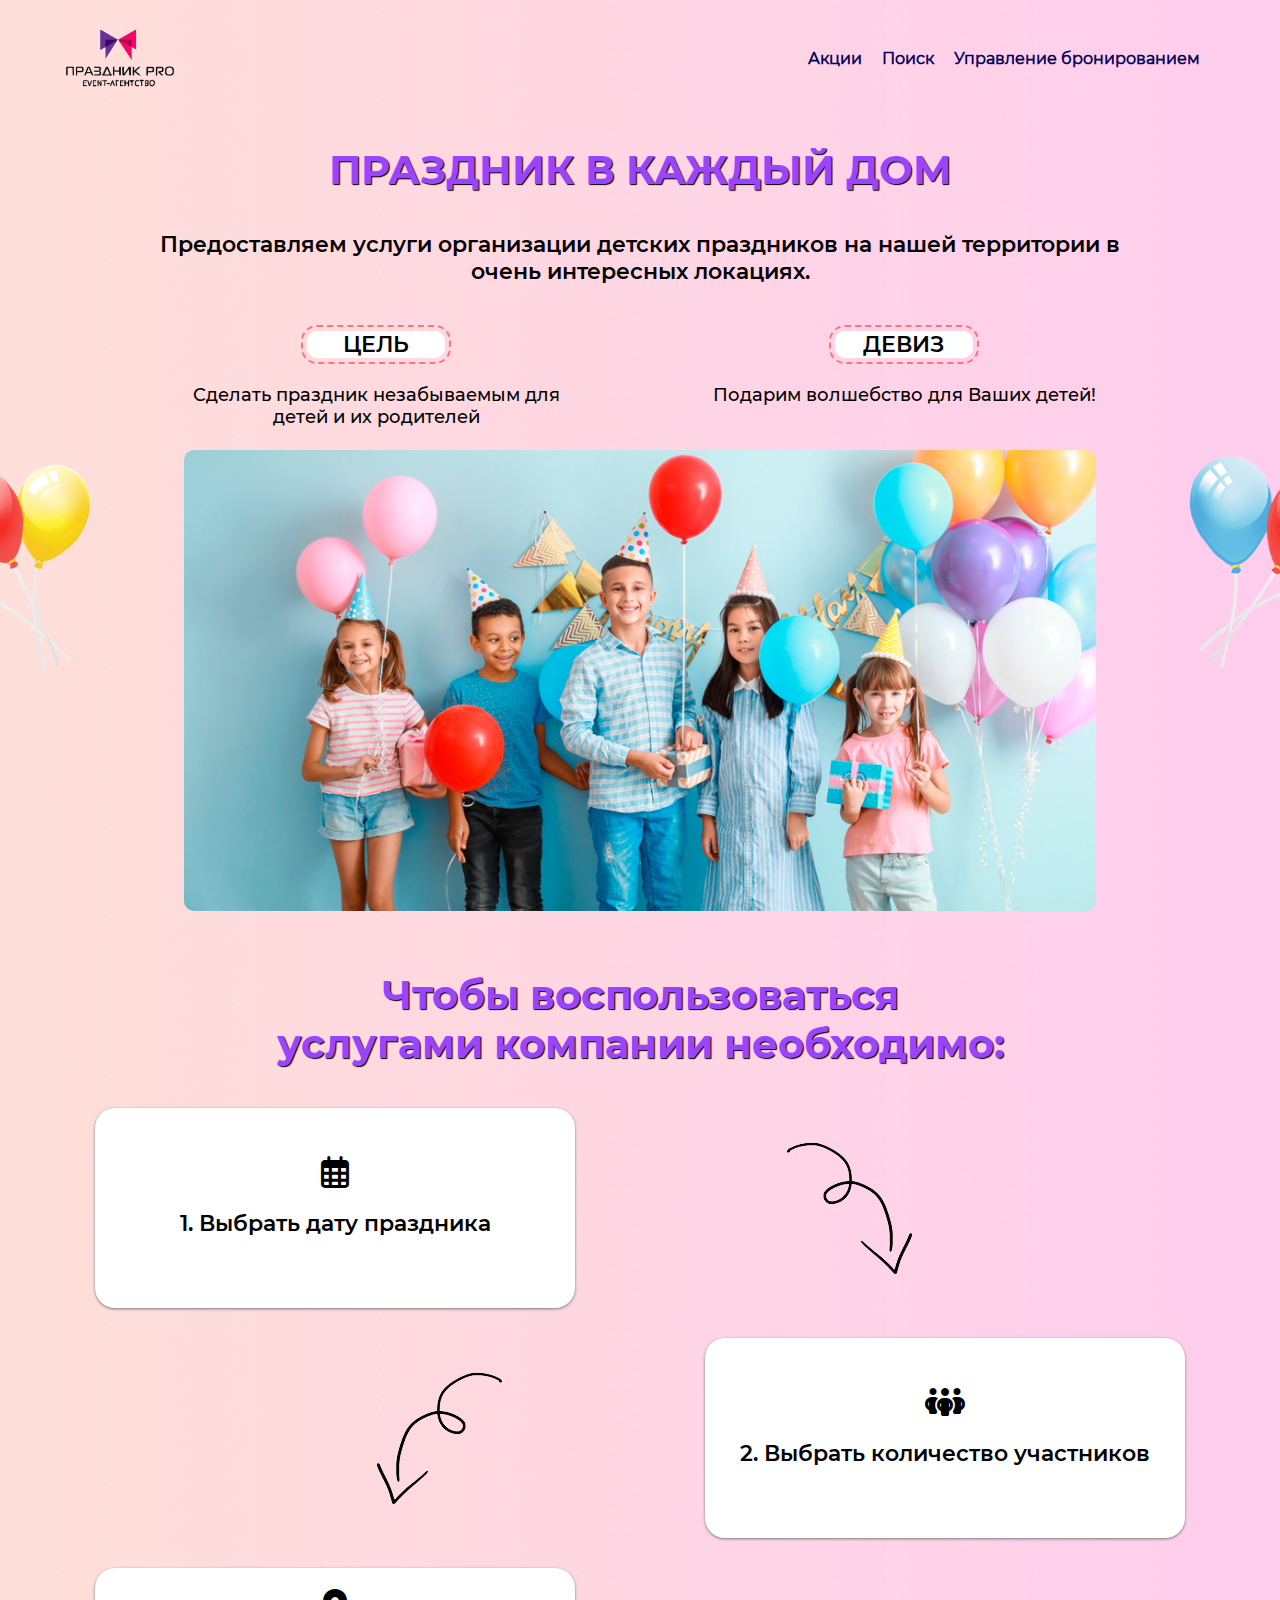
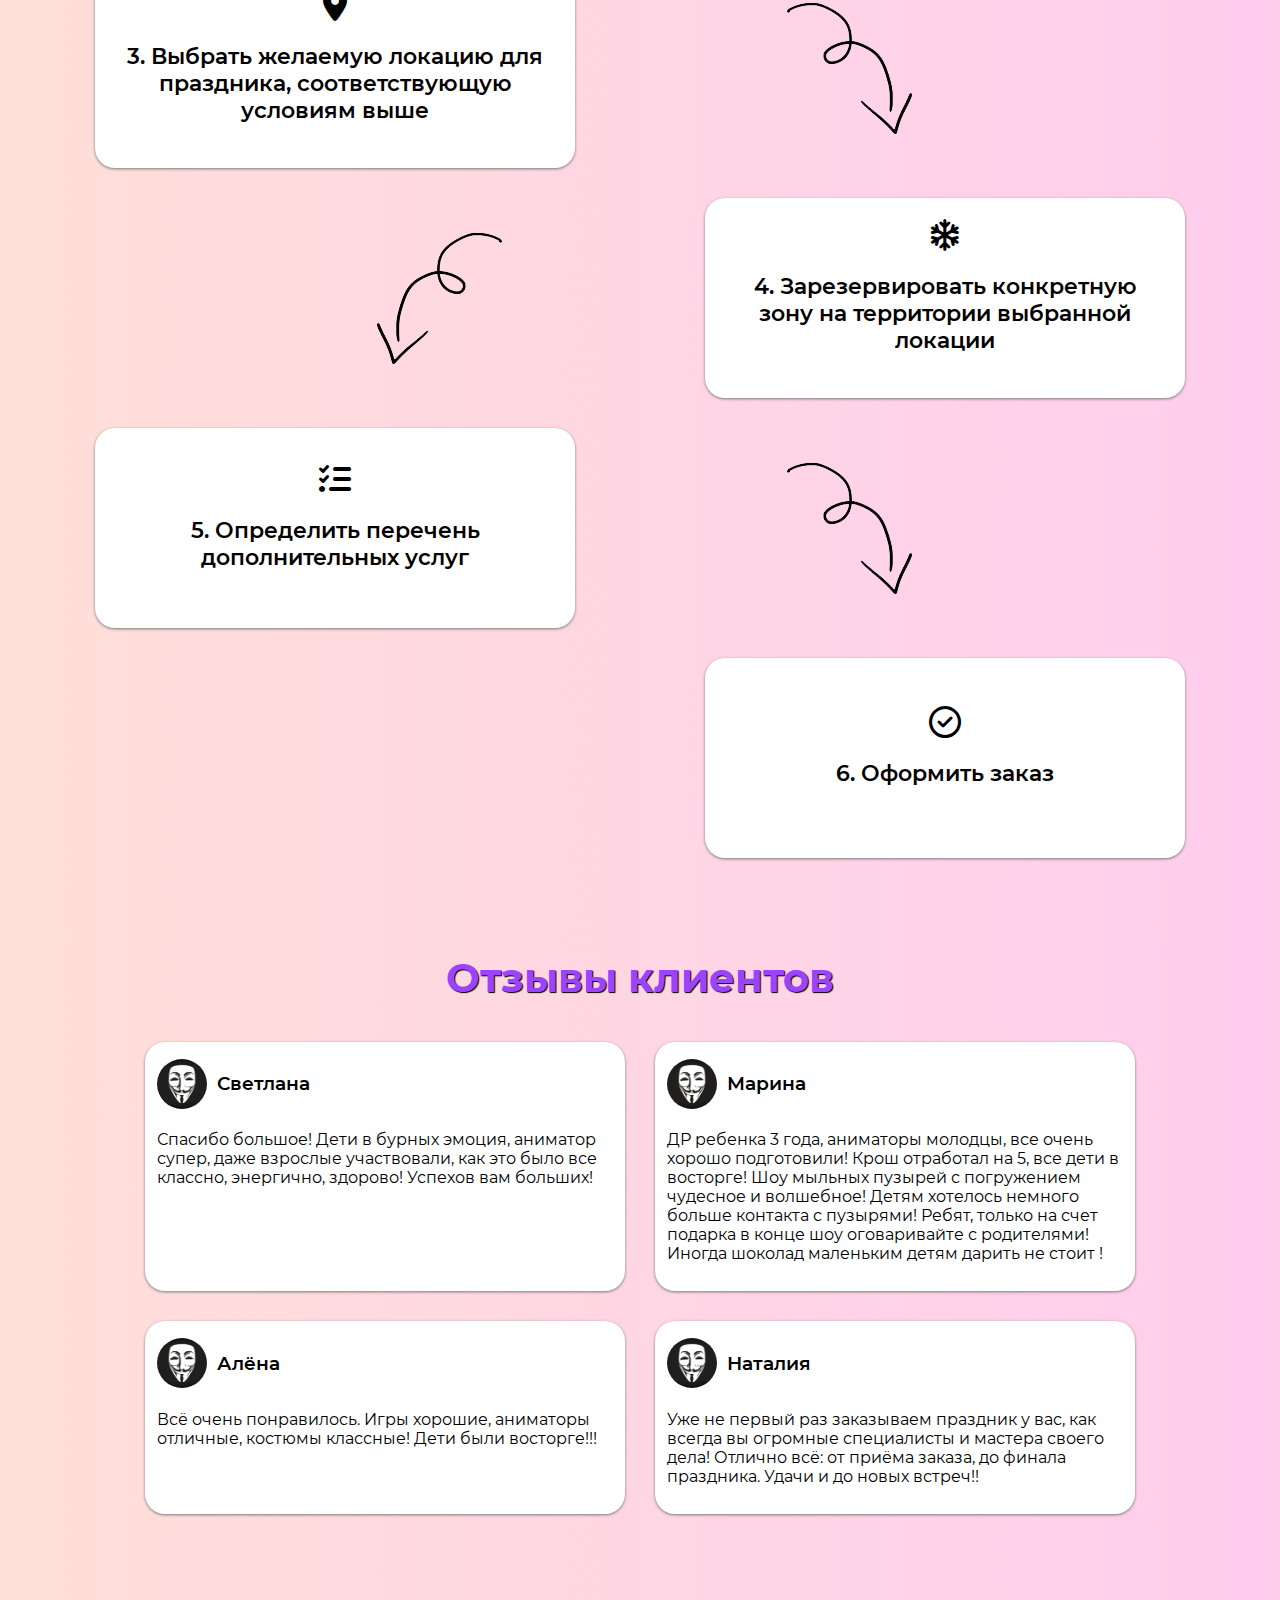
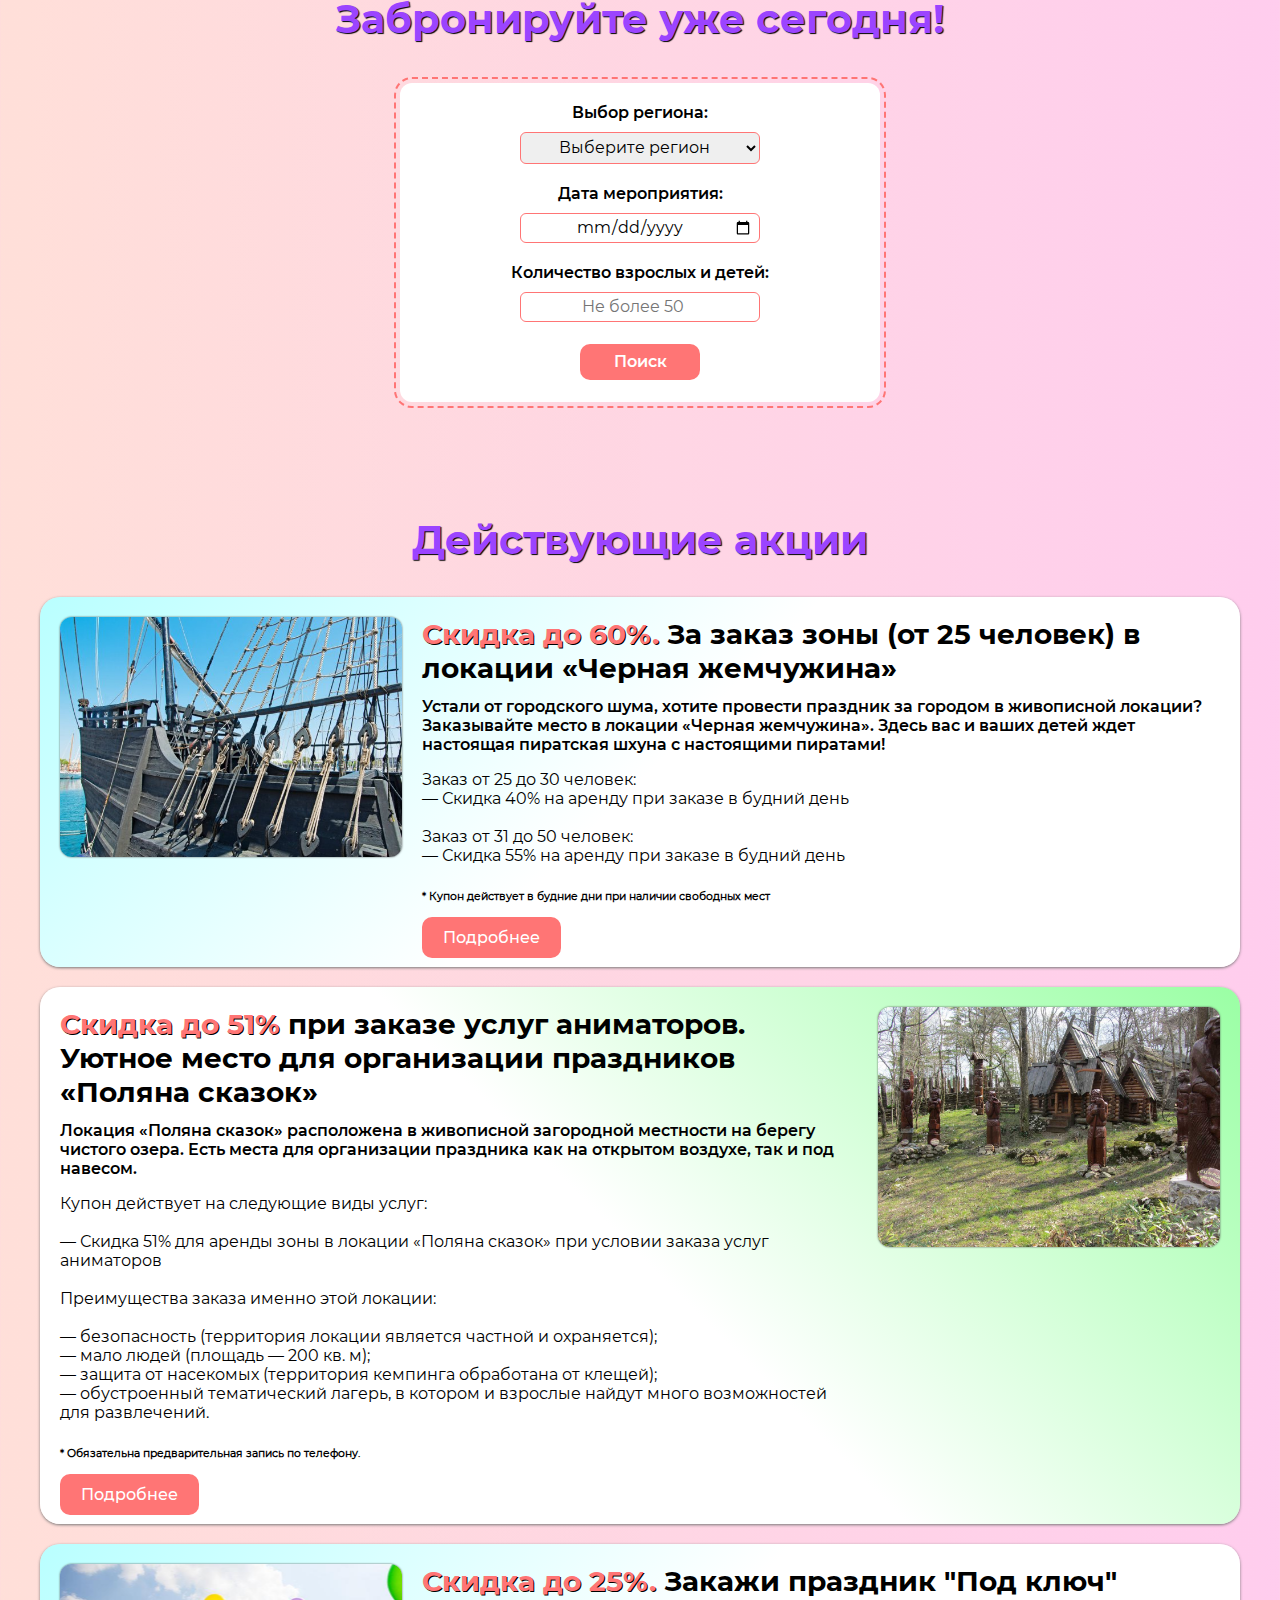
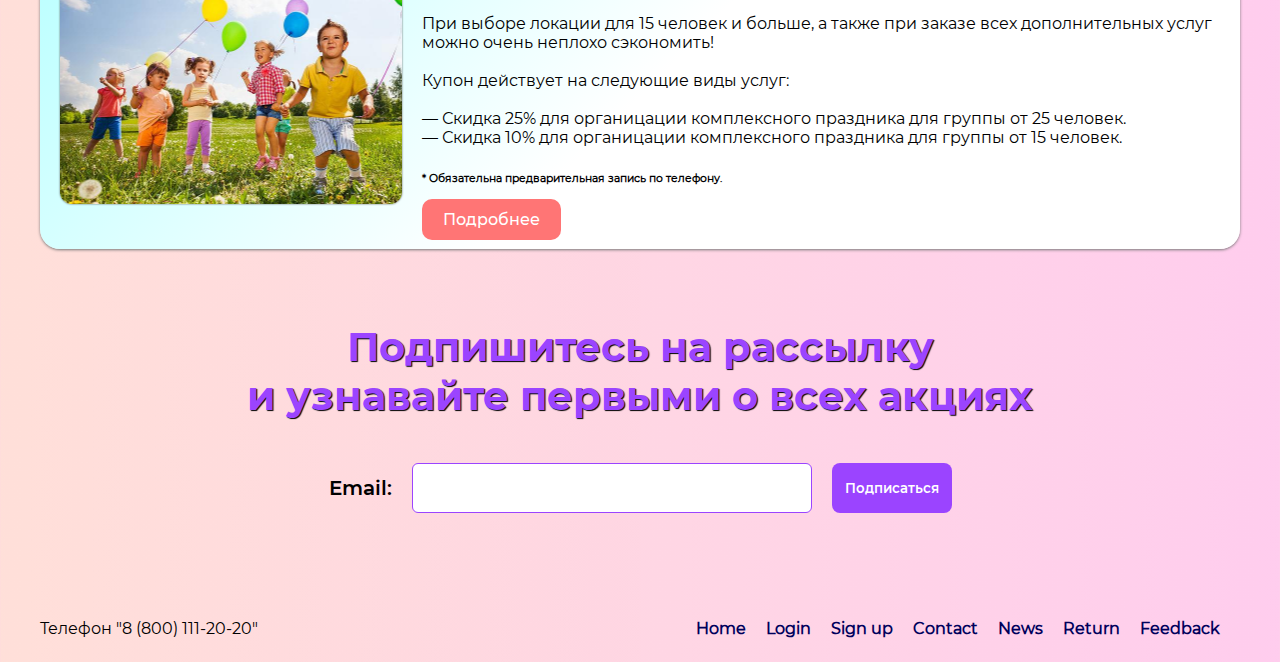
<file: index.html>
<!DOCTYPE html>
<html lang="en">
<head>
    <meta charset="UTF-8">
    <meta name="viewport" content="width=device-width, initial-scale=1.0">
    <title>Праздник в каждый дом</title>
    <link rel="stylesheet" href="style.css">
    <link rel="stylesheet" href="https://cdnjs.cloudflare.com/ajax/libs/font-awesome/6.4.0/css/all.min.css">
</head>
<body>
    

  <header>
    <!-- Логотип компании -->
    <a href="index.html">
      <div class="logo"></div>
    </a>
   
    <!-- Меню навигации -->
    <nav>
      <ul>
        <li><a href="#prom">Акции</a></li>
        <li><a href="#searchs">Поиск</a></li>
        <li><a href="#">Управление бронированием</a></li>
      </ul>
    </nav>
  </header>
  
  <section>
    <!-- Секция информации о компании -->
    <div class="welcome">
        <div class="title">
            <h1>ПРАЗДНИК В КАЖДЫЙ ДОМ</h1>
            <h2>Предоставляем услуги организации детских праздников на нашей территории в очень интересных локациях.</h2>
        </div>
        <div class="about">
            <div class="purpose">
                <h2>ЦЕЛЬ</h2>
                <p>Cделать праздник незабываемым для детей и их родителей</p>
            </div>
            <div class="slogan">
                <h2>ДЕВИЗ</h2>
                <p>Подарим волшебство для Ваших детей!</p>
            </div>
        </div>
        <img src="./img/people/2.jpg" alt="people2">
        <img src="./img/for_logo/7.png" alt="balls" id="b1">
        <img src="./img/for_logo/7.png" alt="balls" id="b2">
    </div>
  </section>


  <section>
    <!-- Секция алгоритма бронирования -->
    <div class="reservation">
        <div class="title">
            <h2>Чтобы воспользоваться <br> услугами компании необходимо:</h2>
        </div>
        <div class="cards">
            <div class="card">
              <i class="fa-regular fa-calendar-days"></i>
              <p>1. Выбрать дату праздника</p>
            </div>
            <div class="arrow">
              <img src="./img/arrow.png" alt="arrow">
            </div>
            <div class="arrow" id="ar1">
              <img src="./img/arrow1.png" alt="arrow">
            </div>
            <div class="card" id="cr1">
              <i class="fa-solid fa-people-group"></i>
              <p>2. Выбрать количество участников</p>
            </div>
            <div class="card" id="cr2">
              <i class="fa-solid fa-location-dot"></i>
              <p>3. Выбрать желаемую локацию для праздника, соответствующую условиям выше</p>
            </div>
            <div class="arrow" id="ar2">
              <img src="./img/arrow.png" alt="arrow">
            </div>
            <div class="arrow" id="ar3">
              <img src="./img/arrow1.png" alt="arrow">
            </div>
            <div class="card" id="cr3">
              <i class="fa-regular fa-snowflake"></i>
              <p>4. Зарезервировать конкретную зону на территории выбранной локации</p>
            </div>
            <div class="card" id="cr4">
              <i class="fa-solid fa-list-check"></i>
              <p>5. Определить перечень дополнительных услуг</p>
            </div>
            <div class="arrow" id="ar4">
              <img src="./img/arrow.png" alt="arrow">
            </div>
            <div class="card" id="cr5">
              <i class="fa-regular fa-circle-check"></i>
              <p>6. Оформить заказ</p>
            </div>
        </div>

    </div>
  </section>
  

  <section class="reviews">
    <h2>Отзывы клиентов</h2>
    <!-- Отзывы клиентов -->
    <div class="comm">
      <div class="item">
        <div class="commentator">
          <div class="ava"></div>
          <h3>Светлана</h3>
        </div>
        <p>Спасибо большое! Дети в бурных эмоция, аниматор супер, даже взрослые участвовали, как это было все классно, энергично, здорово!
          Успехов вам больших!</p>
      </div>
      <div class="item">
        <div class="commentator">
          <div class="ava"></div>
          <h3>Марина</h3>
        </div>
        <p>ДР ребенка 3 года, аниматоры молодцы, все очень хорошо подготовили! 
          Крош отработал на 5, все дети в восторге! Шоу мыльных пузырей с погружением чудесное и волшебное! Детям хотелось немного больше контакта с пузырями!
          Ребят, только на счет подарка в конце шоу оговаривайте с родителями! Иногда шоколад маленьким детям дарить не стоит !</p>
      </div>
      <div class="item">
        <div class="commentator">
          <div class="ava"></div>
          <h3>Алёна</h3>
        </div>
        <p>Всё очень понравилось. 
          Игры хорошие, аниматоры отличные, костюмы классные! Дети были восторге!!!</p>
      </div>
      <div class="item">
        <div class="commentator">
          <div class="ava"></div>
          <h3>Наталия</h3>
        </div>
        <p>Уже не первый раз заказываем праздник у вас, как всегда вы огромные специалисты и мастера своего дела! 
          Отлично всё: от приёма заказа, до финала праздника. Удачи и до новых встреч!!</p>
      </div>
    </div>
  </section>
  

  <section class="search-form" id="searchs">

    <h2>Забронируйте уже сегодня!</h2>
    <!-- Форма поиска -->
    <form action="search.html">
      
      <label for="region">Выбор региона:</label>
      <select id="region">
        <!-- Варианты регионов -->
        <option value="0">Выберите регион</option>
        <option value="1">Алтайский край</option>
        <option value="2">Красноярский край</option>
      </select>
      
      <label for="date">Дата мероприятия:</label>
      <input type="date" id="date">

      <label for="adults">Количество взрослых и детей:</label>
      <input type="number" id="adults" min="0" max="50" placeholder="Не более 50">

      <button type="submit">Поиск</button>

    </form>

  </section>
  

  <section id="prom">
    <!-- Секция акций -->

    <h2>Действующие акции</h2>

      <div class="promotions">

        <div class="promotion">
          <div class="img"></div>
          <div class="info">
            <h3><span>Скидка до 60%.</span> За заказ зоны (от 25 человек) в локации «Черная жемчужина»</h3>
            <h4>Устали от городского шума, хотите провести праздник за городом в живописной локации? Заказывайте место в локации «Черная жемчужина». Здесь вас и ваших детей ждет настоящая пиратская шхуна с настоящими пиратами!</h4>
            <p>Заказ от 25 до 30 человек: <br>
              — Скидка 40% на аренду при заказе в будний день <br> <br>
              Заказ от 31 до 50 человек: <br>
              — Скидка 55% на аренду при заказе в будний день</p>
            <h6>* Купон действует в будние дни при наличии свободных мест</h6>
            <a href="#">Подробнее</a>
          </div>
        </div>

        <div class="promotion">
          <div class="info">
            <h3><span>Скидка до 51%</span> при заказе услуг аниматоров. Уютное место для организации праздников «Поляна сказок»</h3>
            <h4>Локация «Поляна сказок» расположена в живописной загородной местности на берегу чистого озера. Есть места для организации праздника как на открытом воздухе, так и под навесом.</h4>
            <p>Купон действует на следующие виды услуг: <br> <br>
              — Скидка 51% для аренды зоны в локации «Поляна сказок» при условии заказа услуг аниматоров <br> <br>
              Преимущества заказа именно этой локации: <br> <br>
              — безопасность (территория локации является частной и охраняется); <br>
              — мало людей (площадь — 200 кв. м); <br>
              — защита от насекомых (территория кемпинга обработана от клещей); <br>
              — обустроенный тематический лагерь, в котором и взрослые найдут много возможностей для развлечений.
              </p>
            <h6>* Обязательна предварительная запись по телефону.</h6>
            <a href="#">Подробнее</a>
          </div>
          <div class="img"></div>
        </div>

        <div class="promotion">
          <div class="img"></div>
          <div class="info">
            <h3><span>Скидка до 25%.</span> Закажи праздник "Под ключ"</h3>
            <p>При выборе локации для 15 человек и больше, а также при заказе всех дополнительных услуг можно очень неплохо сэкономить! <br> <br>
              Купон действует на следующие виды услуг: <br> <br>
              — Скидка 25% для органицации комплексного праздника для группы от 25 человек. <br>
              — Скидка 10% для органицации комплексного праздника для группы от 15 человек.</p>
            <h6>* Обязательна предварительная запись по телефону.</h6>
            <a href="#">Подробнее</a>
          </div>
        </div>

      </div>


    
  </section>
  

  <section class="subscribe">

    <h2>Подпишитесь на рассылку <br> и узнавайте первыми о всех акциях</h2>
    <!-- Форма подписки на закрытые акции -->
    <form>
      <label for="email">Email:</label>
      <input type="email" id="email" required>
      <button type="submit">Подписаться</button>
    </form>
  </section>
  

  <footer>
    <!-- Подвал сайта -->
    <p>Телефон "8 (800) 111-20-20"</p>
    
    <nav>
      <ul>
        <li><a href="#">Home</a></li>
        <li><a href="#">Login</a></li>
        <li><a href="#">Sign up</a></li>
        <li><a href="#">Contact</a></li>
        <li><a href="#">News</a></li>
        <li><a href="#">Return</a></li>
        <li><a href="#">Feedback</a></li>
      </ul>
    </nav>

  </footer>

<script>
  (function () {
  var card = document.querySelector('.card');
  var arrow = document.querySelector('.arrow');
  var cr1 = document.querySelector('#cr1')
  var ar1 = document.querySelector('#ar1')
  var cr2 = document.querySelector('#cr2')
  var ar2 = document.querySelector('#ar2')
  var cr3 = document.querySelector('#cr3')
  var ar3 = document.querySelector('#ar3')
  var cr4 = document.querySelector('#cr4')
  var ar4 = document.querySelector('#ar4')
  var cr5 = document.querySelector('#cr5')

  var observer = new IntersectionObserver(entries => {
    entries.forEach(entry => {
      if (typeof getCurrentAnimationPreference === 'function' && !getCurrentAnimationPreference()) {
        return;
      }

      if (entry.isIntersecting) {
        entry.target.classList.add('card-animation');
      }
    });
  });

  observer.observe(card);
  observer.observe(arrow);
  observer.observe(cr1);
  observer.observe(ar1);
  observer.observe(cr2);
  observer.observe(ar2);
  observer.observe(cr3);
  observer.observe(ar3);
  observer.observe(cr4);
  observer.observe(ar4);
  observer.observe(cr5);
})();
</script>

</body>
</html>
</file>
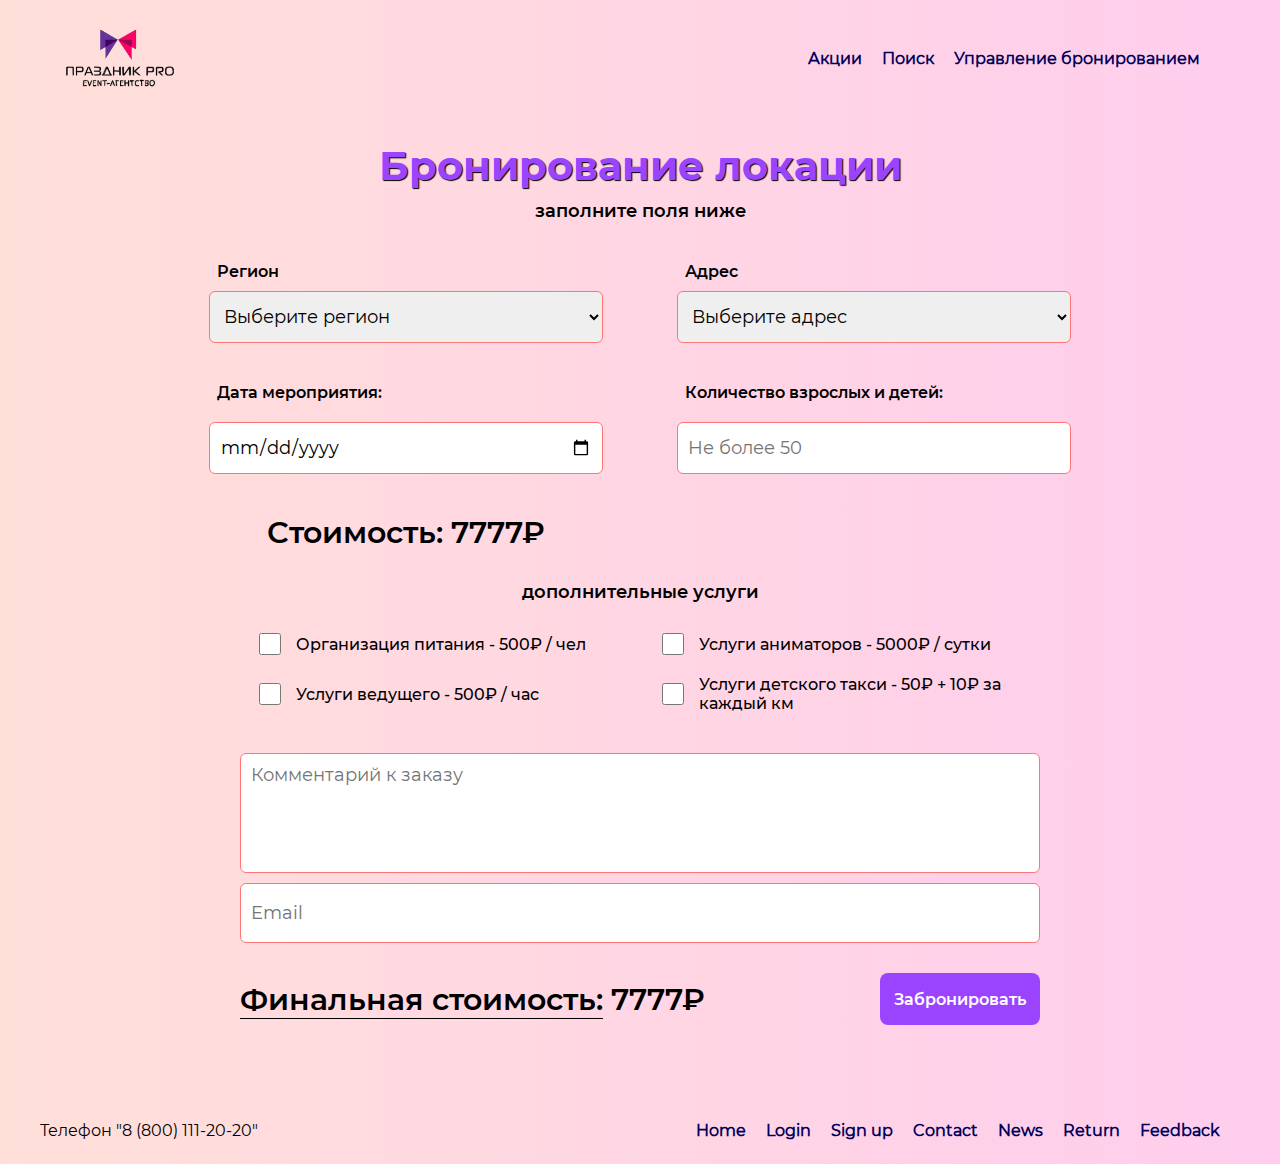
<file: booking.html>
<!DOCTYPE html>
<html lang="en">
<head>
    <meta charset="UTF-8">
    <meta name="viewport" content="width=device-width, initial-scale=1.0">
    <title>Бронирование</title>
    <link rel="stylesheet" href="style.css">
</head>
<body>
    
    <header>
        <!-- Логотип компании -->
        <a href="index.html">
          <div class="logo"></div>
        </a>
       
        <!-- Меню навигации -->
        <nav>
          <ul>
            <li><a href="index.html#prom">Акции</a></li>
            <li><a href="index.html#searchs">Поиск</a></li>
            <li><a href="#">Управление бронированием</a></li>
          </ul>
        </nav>
      </header>


      <main class="booking">

        <h2>Бронирование локации</h2>
        <h3>заполните поля ниже</h3>

        <form action="">
            
            <div class="grid">

                <div class="item">
                    <label for="region1">Регион</label>
                    <select id="region1">
                      <option value="0">Выберите регион</option>
                      <option value="1">Алтайский край</option>
                      <option value="2">Красноярский край</option>
                    </select>
                </div>
                <div class="item">
                    <label for="address">Адрес</label>
                    <select id="address">
                      <option value="0">Выберите адрес</option>
                      <option value="3">Туристическая база "Озеро Красилово" Косихинский район</option>
                      <option value="4">Парк-отель "Чайка", Ачинский район</option>
                    </select>
                </div>
                <div class="item">
                    <label for="date1">Дата мероприятия:</label>
                    <input type="date" id="date1">
                </div>
                <div class="item">
                    <label for="adults">Количество взрослых и детей:</label>
                    <input type="number" id="adults" min="0" max="50" placeholder="Не более 50">
                </div>

                <div class="cost">
                    <h3>Стоимость: 7777₽</h3>
                </div>

            </div>

            <div class="other">
                <h3>дополнительные услуги</h3>
            </div>

            <div class="checkbox-row">

                <div class="chek">
                    <input type="checkbox" id="chk1">
                    <label for="chk1">Организация питания - 500₽ / чел</label>
                </div>
                <div class="chek">
                    <input type="checkbox" id="chk2">
                    <label for="chk2">Услуги аниматоров - 5000₽ / сутки</label>
                </div>
                <div class="chek">
                    <input type="checkbox" id="chk3">
                    <label for="chk3">Услуги ведущего - 500₽ / час</label>
                </div>
                <div class="chek">
                    <input type="checkbox" id="chk4">
                    <label for="chk4">Услуги детского такси - 50₽ + 10₽ за каждый км  </label>
                </div>

            </div>

            <textarea placeholder="Комментарий к заказу"></textarea>
            <input type="email" placeholder="Email" id="em1">

            <div class="finally-cost">
              <h3><span>Финальная стоимость:</span> 7777₽</h3>
              <button type="submit">Забронировать</button>
            </div>

        </form>

      </main>


      <footer>
        <!-- Подвал сайта -->
        <p>Телефон "8 (800) 111-20-20"</p>
        
        <nav>
          <ul>
            <li><a href="#">Home</a></li>
            <li><a href="#">Login</a></li>
            <li><a href="#">Sign up</a></li>
            <li><a href="#">Contact</a></li>
            <li><a href="#">News</a></li>
            <li><a href="#">Return</a></li>
            <li><a href="#">Feedback</a></li>
          </ul>
        </nav>
    
      </footer>

</body>
</html>
</file>
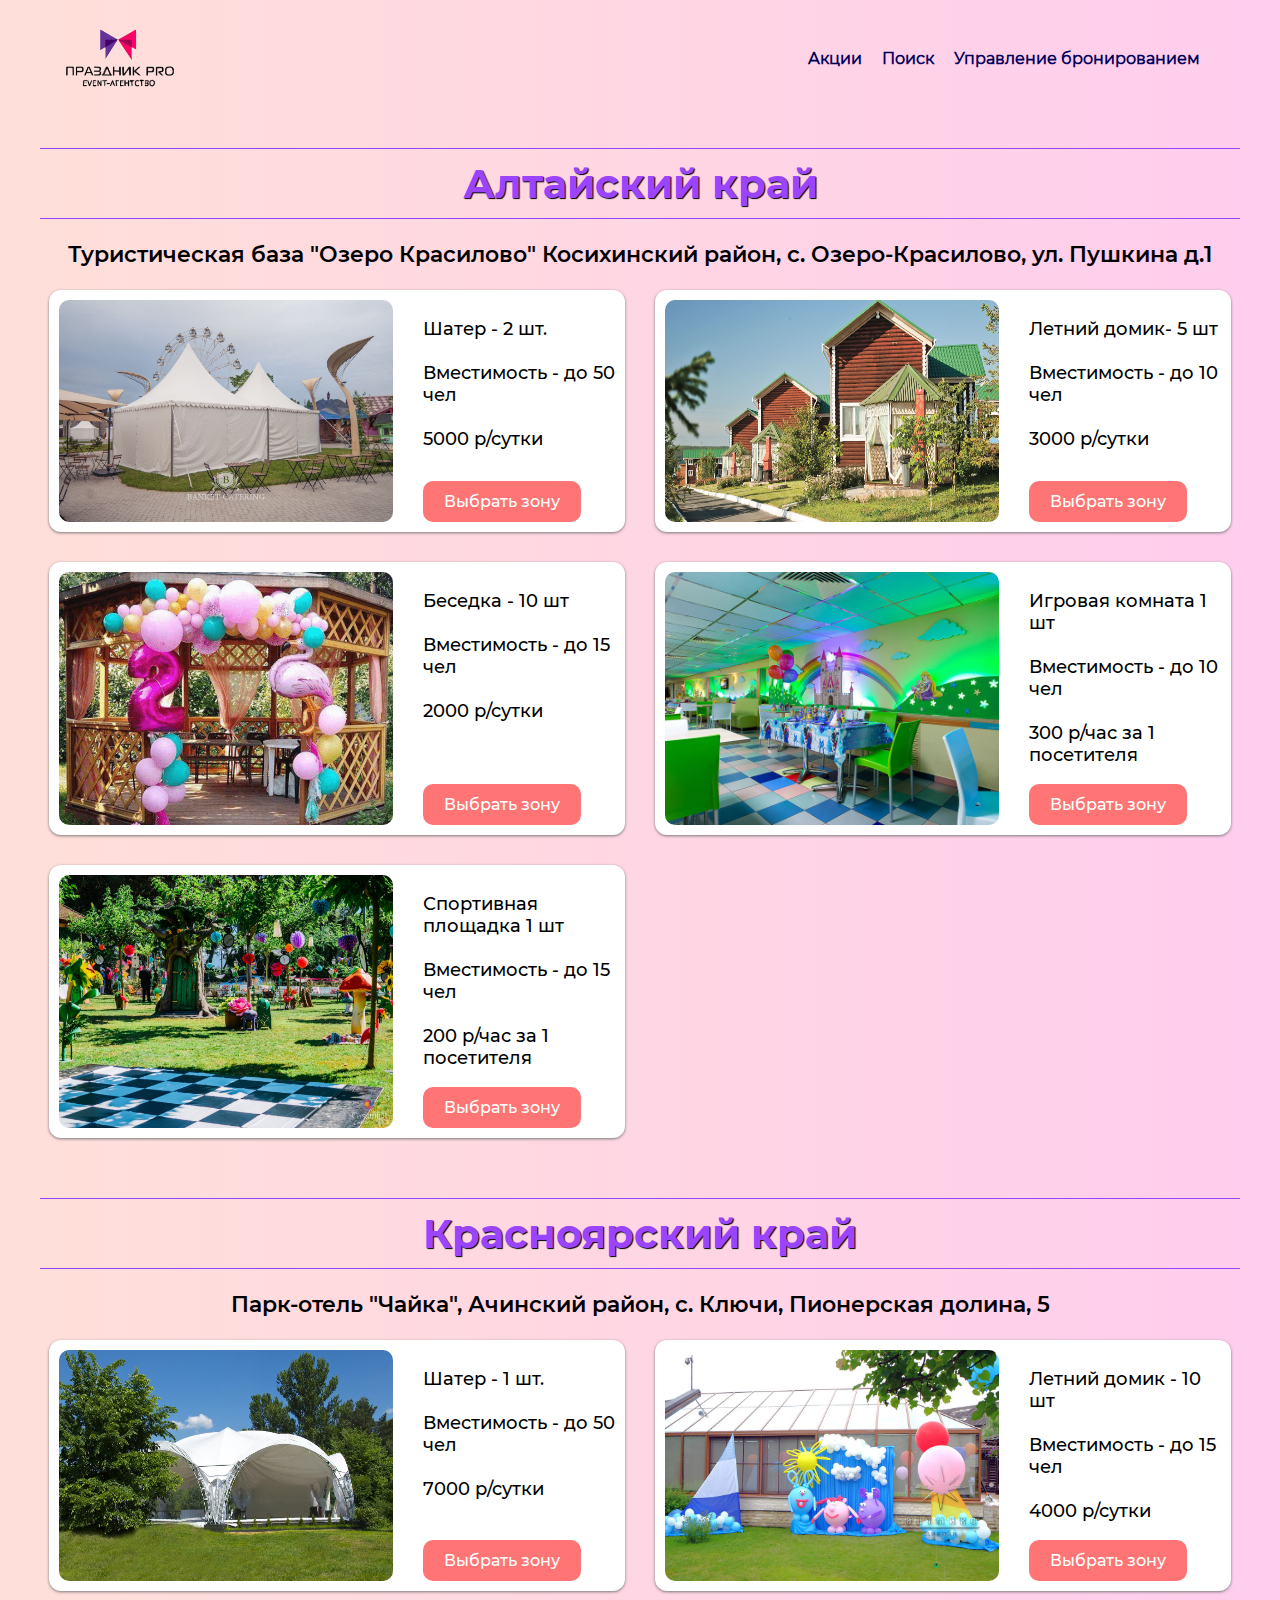
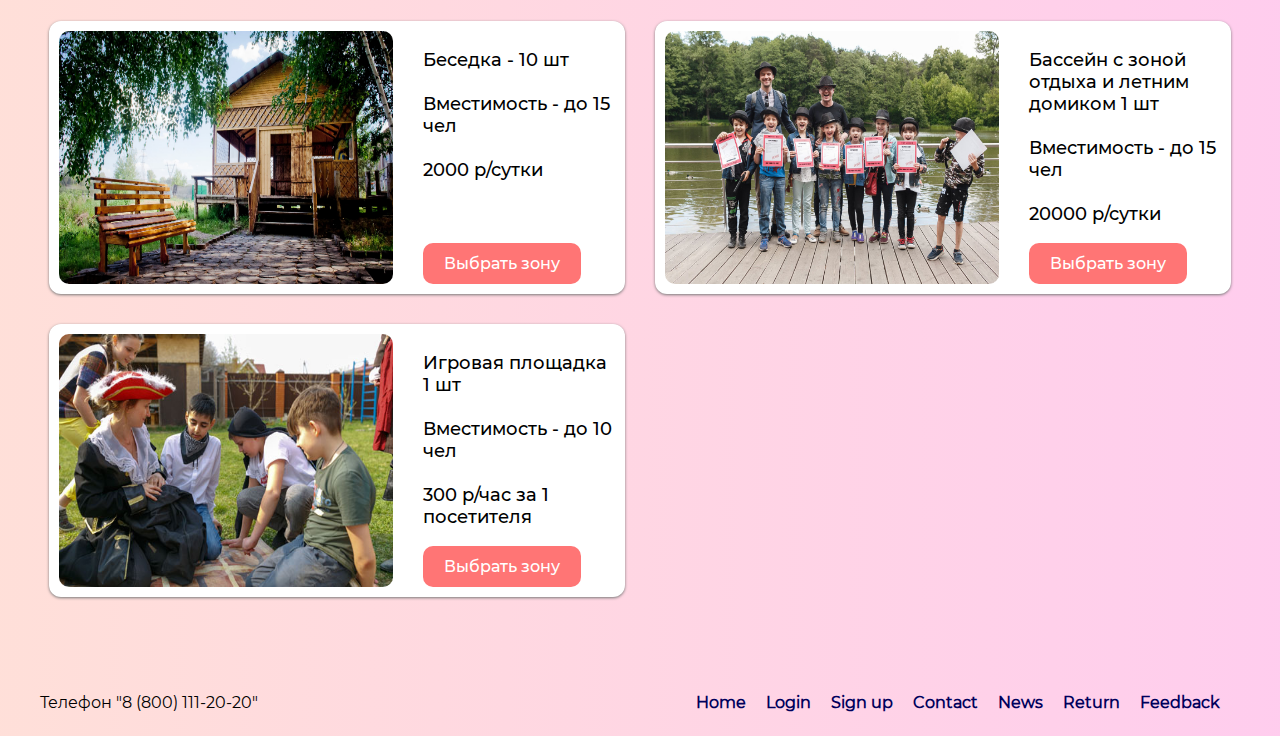
<file: search.html>
<!DOCTYPE html>
<html lang="en">
<head>
    <meta charset="UTF-8">
    <meta name="viewport" content="width=device-width, initial-scale=1.0">
    <title>Доступные локации</title>
    <link rel="stylesheet" href="style.css">
</head>
<body>

    <header>
        <!-- Логотип компании -->
        <a href="index.html">
          <div class="logo"></div>
        </a>
       
        <!-- Меню навигации -->
        <nav>
          <ul>
            <li><a href="index.html#prom">Акции</a></li>
            <li><a href="index.html#searchs">Поиск</a></li>
            <li><a href="#">Управление бронированием</a></li>
          </ul>
        </nav>
      </header>


      <main>

        <div class="region">
            <div class="title">
                <h2>Алтайский край</h2>
            </div>
            <h3>Туристическая база "Озеро Красилово" Косихинский район, с. Озеро-Красилово, ул. Пушкина д.1</h3>
            <div class="cards">

                <div class="card">
                    <img src="./img/location/4.jpg" alt="4">
                    <div class="info">
                        <p>Шатер - 2 шт. <br> <br>
                            Вместимость - до 50 чел <br> <br>
                            5000 р/сутки</p>
                        <a href="seat.html">Выбрать зону</a>
                    </div>
                </div>
                <div class="card">
                    <img src="./img/location/3.jpg" alt="3">
                    <div class="info">
                        <p>Летний домик- 5 шт <br> <br>
                            Вместимость - до 10 чел <br> <br>
                            3000 р/сутки</p>
                        <a href="seat.html">Выбрать зону</a>
                    </div>
                </div>
                <div class="card">
                    <img src="./img/location/7.png" alt="7">
                    <div class="info">
                        <p>Беседка - 10 шт <br> <br>
                            Вместимость - до 15 чел <br> <br>
                            2000 р/сутки</p>
                        <a href="seat.html">Выбрать зону</a>
                    </div>
                </div>
                <div class="card">
                    <img src="./img/location/14.jpg" alt="14">
                    <div class="info">
                        <p>Игровая комната 1 шт <br> <br>
                            Вместимость - до 10 чел <br> <br>
                            300 р/час за 1 посетителя</p>
                        <a href="seat.html">Выбрать зону</a>
                    </div>
                </div>
                <div class="card">
                    <img src="./img/location/2.jpg" alt="2">
                    <div class="info">
                        <p>Спортивная площадка 1 шт <br> <br>
                            Вместимость - до 15 чел <br> <br>
                            200 р/час за 1 посетителя</p>
                        <a href="seat.html">Выбрать зону</a>
                    </div>
                </div>

            </div>

            <div class="title">
                <h2>Красноярский край</h2>
            </div>
            <h3>Парк-отель "Чайка", Ачинский район, с. Ключи, Пионерская долина, 5</h3>

            <div class="cards">

                <div class="card">
                    <img src="./img/location/25.jpg" alt="25">
                    <div class="info">
                        <p>Шатер - 1 шт. <br> <br>
                            Вместимость - до 50 чел <br> <br>
                            7000 р/сутки
                            </p>
                        <a href="seat.html">Выбрать зону</a>
                    </div>
                </div>
                <div class="card">
                    <img src="./img/location/10.jpg" alt="10">
                    <div class="info">
                        <p>Летний домик - 10 шт <br> <br>
                            Вместимость - до 15 чел <br> <br>
                            4000 р/сутки</p>
                        <a href="seat.html">Выбрать зону</a>
                    </div>
                </div>
                <div class="card">
                    <img src="./img/location/12.jpg" alt="12">
                    <div class="info">
                        <p>Беседка - 10 шт <br> <br>
                            Вместимость - до 15 чел <br> <br>
                            2000 р/сутки</p>
                        <a href="seat.html">Выбрать зону</a>
                    </div>
                </div>
                <div class="card">
                    <img src="./img/location/20.jpg" alt="20">
                    <div class="info">
                        <p>Бассейн с зоной отдыха и летним домиком 1 шт <br> <br>
                            Вместимость - до 15 чел <br> <br>
                            20000 р/сутки</p>
                        <a href="seat.html">Выбрать зону</a>
                    </div>
                </div>
                <div class="card">
                    <img src="./img/location/21.jpg" alt="21">
                    <div class="info">
                        <p>Игровая площадка 1 шт <br> <br>
                            Вместимость - до 10 чел <br> <br>
                            300 р/час за 1 посетителя</p>
                        <a href="seat.html">Выбрать зону</a>
                    </div>
                </div>

            </div>

        </div>

      </main>


      <footer>
        <!-- Подвал сайта -->
        <p>Телефон "8 (800) 111-20-20"</p>
        
        <nav>
          <ul>
            <li><a href="#">Home</a></li>
            <li><a href="#">Login</a></li>
            <li><a href="#">Sign up</a></li>
            <li><a href="#">Contact</a></li>
            <li><a href="#">News</a></li>
            <li><a href="#">Return</a></li>
            <li><a href="#">Feedback</a></li>
          </ul>
        </nav>
    
      </footer>

</body>
</html>
</file>
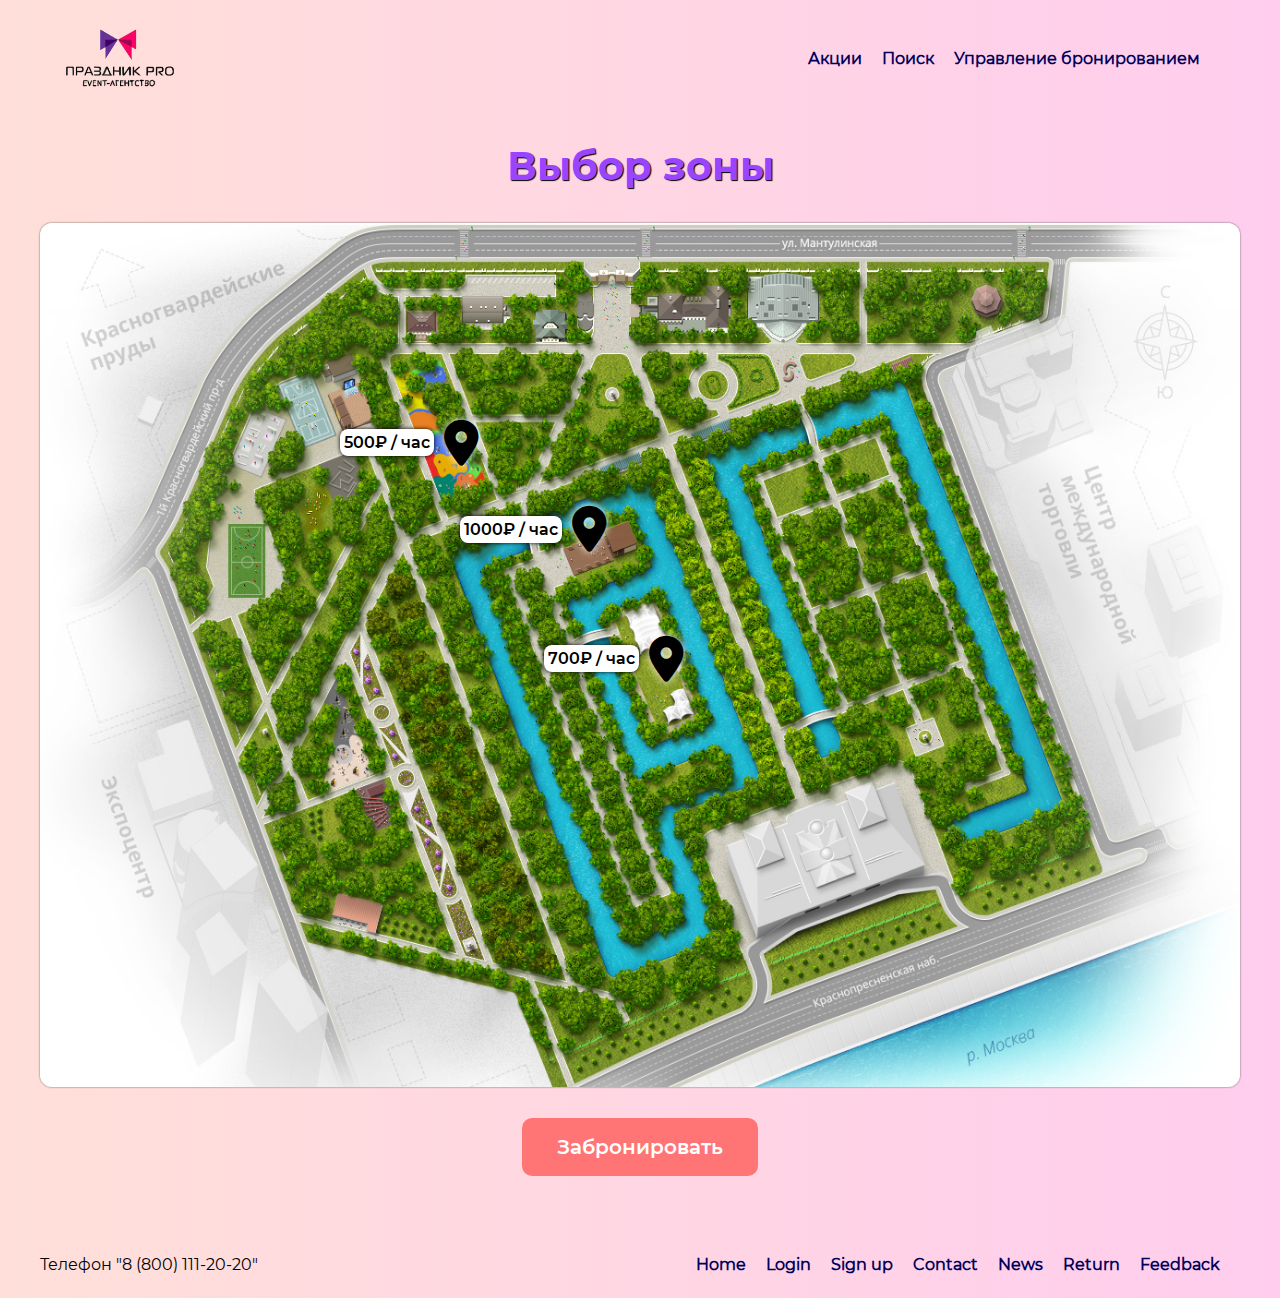
<file: seat.html>
<!DOCTYPE html>
<html lang="en">
<head>
    <meta charset="UTF-8">
    <meta name="viewport" content="width=device-width, initial-scale=1.0">
    <title>Схема</title>
    <link rel="stylesheet" href="style.css">
    <link rel="stylesheet" href="https://cdnjs.cloudflare.com/ajax/libs/font-awesome/6.4.0/css/all.min.css">
</head>
<body>
    
    <header>
        <!-- Логотип компании -->
        <a href="index.html">
          <div class="logo"></div>
        </a>
       
        <!-- Меню навигации -->
        <nav>
          <ul>
            <li><a href="index.html#prom">Акции</a></li>
            <li><a href="index.html#searchs">Поиск</a></li>
            <li><a href="#">Управление бронированием</a></li>
          </ul>
        </nav>
      </header>


      <main class="plan">

        <h2>Выбор зоны</h2>

        <div class="map">
            <input type="radio" name="r" id="d1" hidden>
            <input type="radio" name="r" id="d2" hidden>
            <input type="radio" name="r" id="d3" hidden>

            <label for="d1" id="l1">
                <p>500₽ / час</p>
                <i class="fa-solid fa-location-dot"></i>
            </label>

            <label for="d2" id="l2">
                <p>700₽ / час</p>
                <i class="fa-solid fa-location-dot"></i>
            </label>

            <label for="d3" id="l3">
                <p>1000₽ / час</p>
                <i class="fa-solid fa-location-dot"></i>
            </label>
        </div>

        <div class="url">
            <a href="booking.html">Забронировать</a>
        </div>

      </main>


      <footer>
        <!-- Подвал сайта -->
        <p>Телефон "8 (800) 111-20-20"</p>
        
        <nav>
          <ul>
            <li><a href="#">Home</a></li>
            <li><a href="#">Login</a></li>
            <li><a href="#">Sign up</a></li>
            <li><a href="#">Contact</a></li>
            <li><a href="#">News</a></li>
            <li><a href="#">Return</a></li>
            <li><a href="#">Feedback</a></li>
          </ul>
        </nav>
    
      </footer>

</body>
</html>
</file>
<file: style.css>
@font-face {
  font-family: 'MB';
  src: url(./fonts/Montserrat-Bold.ttf);
}
@font-face {
  font-family: 'MSB';
  src: url(./fonts/Montserrat-SemiBold.ttf);
}
@font-face {
  font-family: 'MR';
  src: url(./fonts/Montserrat-Regular.ttf);
}
@font-face {
  font-family: 'MM';
  src: url(./fonts/Montserrat-Medium.ttf);
}

*{
  box-sizing: border-box;
}

/* ШРИФТЫ */

h1, h2{
  font-family: 'MB';
  font-size: 40px;
  color: #9b44ff;
  text-shadow: 1px 1px 1px black;
  text-align: center;
}
.welcome h2, .region h3{
  font-family: 'MSB';
  font-size: 22px;
  color: black;
  text-shadow: none;
  text-align: center;
}
.welcome .title h2{
  margin: 10px 0 8px 0;
}
.welcome p{
  font-family: 'MM';
  font-size: 18px;
  margin: 8px 0 22px 0;
}
.reservation .title h2{
  margin: 30px 0 40px 0;
}
.reservation .card i{
  font-size: 32px;
}
.reservation .card p{
  font-family: 'MSB';
  font-size: 22px;
}
.reviews h2, .search-form h2, #prom{
  margin: 80px 0 40px 0;
}
.reviews h3{
  font-family: 'MSB';
}
.reviews p{
  font-family: 'MR';
}
.search-form label{
  font-family: 'MSB';
}
#prom h3{
  font-family: 'MB';
  font-size: 28px;
  color: black;
  margin: 0;
}
#prom h4{
  font-family: 'MSB';
  font-size: 16px;
  color: black;
  margin: 12px 0;
}
#prom p{
  font-family: 'MR';
}
#prom h6{
  font-family: 'MR';
}
#prom span{
  color: #ff7575;
  text-shadow: 1px 1px 0 black;
}
#prom a{
  padding: 10px 20px;
  text-decoration: none;
  background-color: #ff7575;
  color: white;
  font-family: 'MM';
  border-radius: 10px;
  border: 1px solid transparent;
}
#prom a:hover{
  color: #ff7575;
  background-color: white;
  border: 1px solid #ff7575;
}
.promotion:first-child, .promotion:last-child{
  background: linear-gradient(315deg, white 50%, #b9ffff);
}
.promotion:nth-child(2){
  background: linear-gradient(45deg, white 50%, #9affa4);
}
.subscribe label{
  font-family: 'MSB';
  font-size: 20px;
}
.region .card p{
  font-family: 'MM';
  font-size: 18px;
}
.region .card a{
  padding: 10px 20px;
  text-decoration: none;
  background-color: #ff7575;
  color: white;
  font-family: 'MM';
  border-radius: 10px;
  border: 1px solid transparent;
}
.region .card a:hover{
  color: #ff7575;
  background-color: white;
  border: 1px solid #ff7575;
}
.booking h3{
  text-align: center;
  font-family: 'MSB';
  font-size: 18px;
  margin: 0;
}
.booking h2{
  margin-bottom: 10px;
}
footer p{
  font-family: 'MR';
}


header {
  display: flex;
  justify-content: space-between;
  align-items: center;
  padding: 20px;
}

header, section, footer, main{
    width: 1200px;
}

section{
  display: flex;
  flex-direction: column;
  align-items: center;
}

body{
    display: flex;
    flex-direction: column;
    align-items: center;
    background: linear-gradient(to right, rgba(255, 197, 185, 0.545), rgba(255, 162, 223, 0.54));
}

/* Стили для меню навигации */
nav ul {
  display: flex;
  list-style: none;
}

nav ul li {
  margin-right: 20px;
}

nav a{
    text-decoration: none;
    font-family: 'MR';
    font-weight: 600;
    color: rgb(0, 0, 92);
}
nav a:hover{
  color: rgb(0, 0, 195);
  text-decoration: underline;
}

/* Стили для секции алгоритма бронирования */
section:nth-child(2) {
  text-align: center;
  padding: 10px 0;
}

/* Стили для секции информации о компании */
section:nth-child(3) {
  text-align: center;
  padding: 15px 0;
}


/* Стили для формы поиска */
form {
  display: flex;
  justify-content: center;
  align-items: center;
}

form label,
form input,
form button {
  margin: 10px;
}


/* Стили для формы подписки на закрытые акции */
section:nth-child(6) form {
  display: flex;
  justify-content: center;
  align-items: center;
  margin-top: 20px;
}


/* Стили для подвала сайта */
footer {
  display: flex;
  justify-content: space-between;
  text-align: center;
  align-items: center;
  margin-top: 80px;
}



.logo{
  background: url(./img/for_logo/2.png);
  background-size: cover;
  background-position: center;
  width: 120px;
  height: 60px;
  cursor: pointer;
}



.welcome{
  position: relative;
}
.welcome .title{
  display: flex;
  flex-direction: column;
  align-items: center;
}
.welcome .title h2{
  width: 80%;
}
.welcome .about{
  display: flex;
  justify-content: space-evenly;
  margin-top: 20px;
}
.welcome img{
  width: 76%;
  border-radius: 10px;
}
.welcome img:nth-child(4), .welcome img:nth-child(5){
  width: 20%;
  position: absolute;
}

#b1{
  left: -150px;
  transform: rotate(-30deg);
}
#b2{
  transform: rotate(30deg);
  right: -150px;
}

.purpose, .slogan{
  width: 32%;
  display: flex;
  flex-direction: column;
  align-items: center;
}
.purpose h2, .slogan h2{
  outline: 2px dashed #ff7575;
  outline-offset: 4px;
  border-radius: 10px;
  width: 36%;
  background-color: white;
}



.reservation .cards{
  display: grid;
  place-content: center;
  grid-template-columns: 40% 40%;
  grid-template-rows: repeat(6, 200px);
  gap: 30px;
}
.reservation .card{
  display: grid;
  place-content: center;
  background-color: white;
  box-shadow: 0 1px 3px 0 rgb(120, 120, 120);
  border-radius: 20px;
  padding: 20px;
}
.reservation .card:last-child{
  grid-area: 6 / 2;
}
.reservation .arrow{
  display: grid;
  place-content: center;
}



.reservation .card:nth-child(1), .reservation .arrow:nth-child(2),
.reservation .card:nth-child(5), .reservation .arrow:nth-child(6),
.reservation .card:nth-child(9), .reservation .arrow:nth-child(10){
  transform: translateX(-50px);
  animation-fill-mode: forwards;
}
.reservation .card:nth-child(4), .reservation .arrow:nth-child(3),
.reservation .card:nth-child(8), .reservation .arrow:nth-child(7),
.reservation .card:last-child{
  transform: translateX(50px);
  animation-fill-mode: forwards;
}

.card-animation{
  animation: lestnica 2s;
}

@keyframes lestnica {
  0%{
    opacity: 0;
  }
  100%{
    transform: translateX(0);
    opacity: 1;
  }
}



.comm{
  display: grid;
  place-content: center;
  grid-template-columns: 40% 40%;
  gap: 30px;
}
.comm .item{
  background-color: white;
  box-shadow: 0 1px 3px 0 rgb(120, 120, 120);
  border-radius: 20px;
  padding: 12px;
}
.comm .commentator{
  display: flex;
  align-items: center;
}
.comm .commentator h3{
  margin-left: 10px;
}
.comm .ava{
  border-radius: 50%;
  background: url(./img/ava.jpg);
  background-size: cover;
  background-position: center;
  width: 50px;
  height: 50px;
}



.search-form form{
  flex-direction: column;
  outline: 2px dashed #ff7575;
  outline-offset: 4px;
  border-radius: 12px;
  width: 40%;
  background-color: rgb(255, 255, 255);

}
.search-form form label{
  margin: 20px 0 10px 0;
}
.search-form select{
  margin: 0;
  height: 32px;
  width: 50%;
  text-align: center;
}
.search-form input{
  margin: 0;
  height: 30px;
  width: 50%;
  text-align: center;
}
.search-form select, .search-form input{
  font-family: 'MR';
  font-size: 16px;
  padding: 0 6px;
  border-radius: 6px;
  border: 1px solid #ff7575;
  outline: none;
}
.search-form .peoples-count{
  display: flex;
  flex-direction: column;
  align-items: center;
}
.search-form button{
  background: #ff7575;
  color: white;
  font-family: 'MSB';
  font-size: 16px;
  border: none;
  border-radius: 10px;
  border: 1px solid transparent;
  width: 120px;
  height: 36px;
  cursor: pointer;
  margin: 22px 0;
}
.search-form button:hover{
  background: white;
  color: #ff7575;
  border: 1px solid #ff7575;
}



.promotions{
  display: flex;
  flex-direction: column;
}
.promotion{
  display: flex;
  align-items: center;
  background-color: white;
  box-shadow: 0 1px 3px 0 rgb(120, 120, 120);
  border-radius: 20px;
  padding: 20px;
}
.promotion:nth-child(2){
  margin: 20px 0;
}
.promotion .info{
  width: 70%;
}
.promotion .img{
  width: 30%;
  height: 240px;
  border-radius: 12px;
  align-self: flex-start;
  box-shadow: 0 0 2px 0 rgb(78, 78, 78);
}
.promotion:first-child .img{
  background: url(./img/promotions/promotion1.jpg);
  background-size: cover;
  background-position: center;
  margin-right: 20px;
}
.promotion:nth-child(2) .img{
  background: url(./img/promotions/promotion2.jpg);
  background-size: cover;
  background-position: center;
  margin-left: 20px;
}
.promotion:last-child .img{
  background: url(./img/promotions/promotion3.jpg);
  background-size: cover;
  background-position: center;
  margin-right: 20px;
}



.subscribe input{
  font-family: 'MR';
  font-size: 20px;
  padding: 0 10px;
  border-radius: 6px;
  border: 1px solid #9b44ff;
  outline: none;
  width: 400px;
  height: 50px;
}
.subscribe button{
  height: 50px;
  width: 120px;
  font-family: 'MSB';
  color: white;
  border: 1px solid transparent;
  border-radius: 8px;
  background-color: #9b44ff;
  cursor: pointer;
}
.subscribe button:hover{
  color: #9b44ff;
  background-color: white;
  border: 1px solid #9b44ff;
}



.region .title{
  border-top: 1px solid #9b44ff;
  border-bottom: 1px solid #9b44ff;
}
.region .title h2{
  margin: 10px 0;
}
.region .title:nth-child(1){
  margin-top: 40px;
}
.region .title:nth-child(4){
  margin-top: 60px;
}


.region .cards{
  display: grid;
  place-content: center;
  grid-template-columns: 48% 48%;
  gap: 30px;
}
.region .card{
  display: flex;
  background: white;
  box-shadow: 0 1px 3px 0 rgb(120, 120, 120);
  padding: 10px;
  border-radius: 12px;
}
.region .card .info{
  margin-left: 30px;
  display: flex;
  flex-direction: column;
  justify-content: space-between;
  align-items: flex-start;
  width: 40%;
}
.region .card img{
  width: 60%;
  border-radius: 10px;
}



.plan{
  text-align: center;
}
.plan .url{
  margin-top: 48px;
}
.plan a{
  padding: 16px 34px;
  text-decoration: none;
  font-family: 'MSB';
  font-size: 20px;
  color: white;
  background-color: #ff7575;
  border-radius: 10px;
  border: 1px solid transparent;
}
.plan a:hover{
  color: #ff7575;
  background-color: white;
  border: 1px solid #ff7575;
}
.map{
  background: url(./img/plan/1.jpg);
  background-size: cover;
  width: 100%;
  height: 96vh;
  border-radius: 12px;
  position: relative;
  box-shadow: 0 0 2px 0 rgb(78, 78, 78);
}
.map label{
  display: flex;
  align-items: center;
  font-family: 'MSB';
  cursor: pointer;
}
.map p{
  background-color: white;
  border-radius: 8px;
  padding: 4px;
  box-shadow: 0 0 4px 0 black;
}
.map i{
  margin-left: 10px;
  font-size: 46px;
  color: black;
  text-shadow: 0 0 8px white;
}

#d1:checked ~ #l1 i{
  color: white;
  text-shadow: 0 0 4px black;
}
#d2:checked ~ #l2 i{
  color: white;
  text-shadow: 0 0 4px black;
}
#d3:checked ~ #l3 i{
  color: white;
  text-shadow: 0 0 4px black;
}

#l1{
  position: absolute;
  top: 22%;
  left: 25%;
}
#l2{
  position: absolute;
  top: 47%;
  left: 42%;
}
#l3{
  position: absolute;
  top: 32%;
  left: 35%;
}



.booking{
  display: flex;
  flex-direction: column;
  align-items: center;
}
.booking form{
  display: flex;
  flex-direction: column;
  align-items: center;
  width: 90%;
}
.other{
  margin: 30px 0 20px 0;
}
.grid{
  display: grid;
  justify-content: center;
  grid-template-columns: 48% 48%;
  gap: 30px;
  margin-top: 30px;
}
.grid .item{
  display: flex;
  flex-direction: column;
  align-items: center;
}
.grid .item input, .grid .item select{
  width: 90%;
  height: 52px;
  font-family: 'MR';
  font-size: 18px;
  padding: 0 10px;
  border-radius: 6px;
  border: 1px solid #ff7575;
  outline: none;
}
.grid .item label{
  align-self: flex-start;
  margin-left: 30px;
  font-family: 'MSB';
  font-size: 16px;
}
.finally-cost span{
  border-bottom: 1px solid;
}
.grid .cost h3, .finally-cost h3{
  font-family: 'MSB';
  font-size: 30px;
}


.checkbox-row{
  display: grid;
  grid-template-columns: 50% 50%;
}
.checkbox-row .chek{
  display: flex;
  align-items: center;
  justify-content: center;
}
.checkbox-row label{
  font-family: 'MM';
  cursor: pointer;
  margin-left: 5px;
  width: 80%;
}
.checkbox-row input{
  width: 22px;
  height: 22px;
  cursor: pointer;
}

.booking textarea{
  resize: none;
  width: 74%;
  height: 120px;
  font-family: 'MR';
  font-size: 18px;
  padding: 10px;
  border-radius: 6px;
  border: 1px solid #ff7575;
  outline: none;
  margin: 30px 0 10px 0;
}

#em1{
  width: 74%;
  height: 60px;
  font-family: 'MR';
  font-size: 18px;
  padding: 5px 10px;
  border-radius: 6px;
  border: 1px solid #ff7575;
  outline: none;
  margin: 0;
}

.finally-cost{
  display: flex;
  align-items: center;
  justify-content: space-between;
  width: 74%;
  margin-top: 30px;
}
.finally-cost button{
  height: 52px;
  width: 160px;
  font-family: 'MSB';
  font-size: 16px;
  color: white;
  border: 1px solid transparent;
  border-radius: 8px;
  background-color: #9b44ff;
  cursor: pointer;
  margin: 0;
}
.finally-cost button:hover{
  color: #9b44ff;
  border: 1px solid #9b44ff;
  background-color: white;
}
</file>
